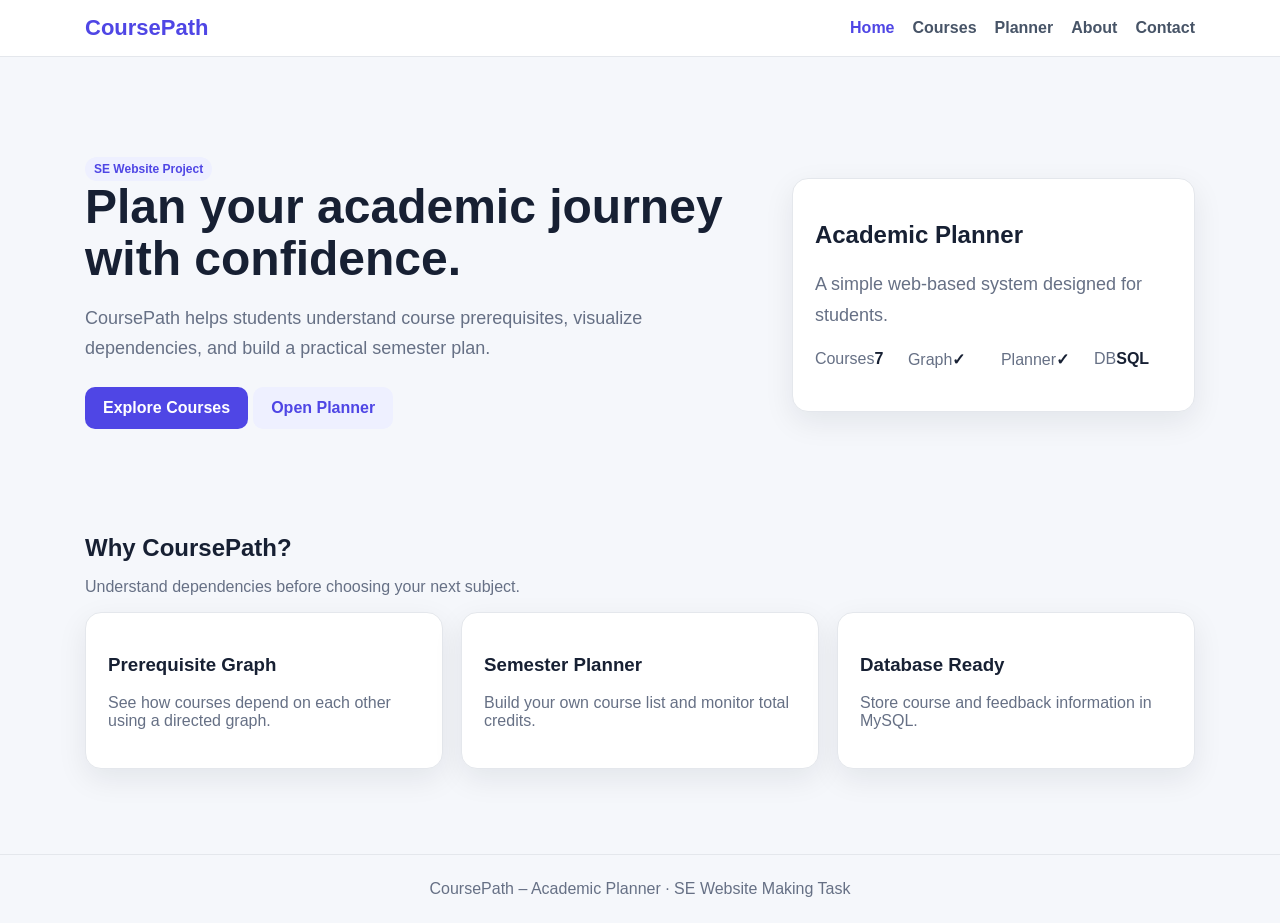
<file: index.html>
<!DOCTYPE html>
<html>

<head>
    <meta charset="UTF-8">
    <meta name="viewport" content="width=device-width,initial-scale=1">
    <title>CoursePath – Academic Planner</title>
    <link rel="stylesheet" href="style.css">
</head>

<body>
    <nav class="nav">
        <div class="nav-inner"><a class="logo" href="index.html">CoursePath</a>
            <div class="links"><a class="active" href="index.html">Home</a><a href="courses.html">Courses</a><a
                    href="planner.html">Planner</a><a href="about.html">About</a><a href="contact.html">Contact</a>
            </div>
        </div>
    </nav>
    <main class="container">
        <section class="hero">
            <div><span class="tag">SE Website Project</span>
                <h1>Plan your academic journey with confidence.</h1>
                <p>CoursePath helps students understand course prerequisites, visualize dependencies, and build a
                    practical semester plan.</p><a class="btn" href="courses.html">Explore Courses</a><a
                    class="btn secondary" href="planner.html">Open Planner</a>
            </div>
            <div class="card">
                <h2>Academic Planner</h2>
                <p class="muted">A simple web-based system designed for students.</p>
                <div class="stats">
                    <div><span class="muted">Courses</span><strong>7</strong></div>
                    <div><span class="muted">Graph</span><strong>✓</strong></div>
                    <div><span class="muted">Planner</span><strong>✓</strong></div>
                    <div><span class="muted">DB</span><strong>SQL</strong></div>
                </div>
            </div>
        </section>
        <section class="section-title">
            <h2>Why CoursePath?</h2>
            <p class="muted">Understand dependencies before choosing your next subject.</p>
        </section>
        <div class="grid">
            <div class="card">
                <h3>Prerequisite Graph</h3>
                <p class="muted">See how courses depend on each other using a directed graph.</p>
            </div>
            <div class="card">
                <h3>Semester Planner</h3>
                <p class="muted">Build your own course list and monitor total credits.</p>
            </div>
            <div class="card">
                <h3>Database Ready</h3>
                <p class="muted">Store course and feedback information in MySQL.</p>
            </div>
        </div>
    </main>
    <footer class="footer">CoursePath – Academic Planner · SE Website Making Task</footer>
    <script src="script.js"></script>
</body>

</html>
</file>
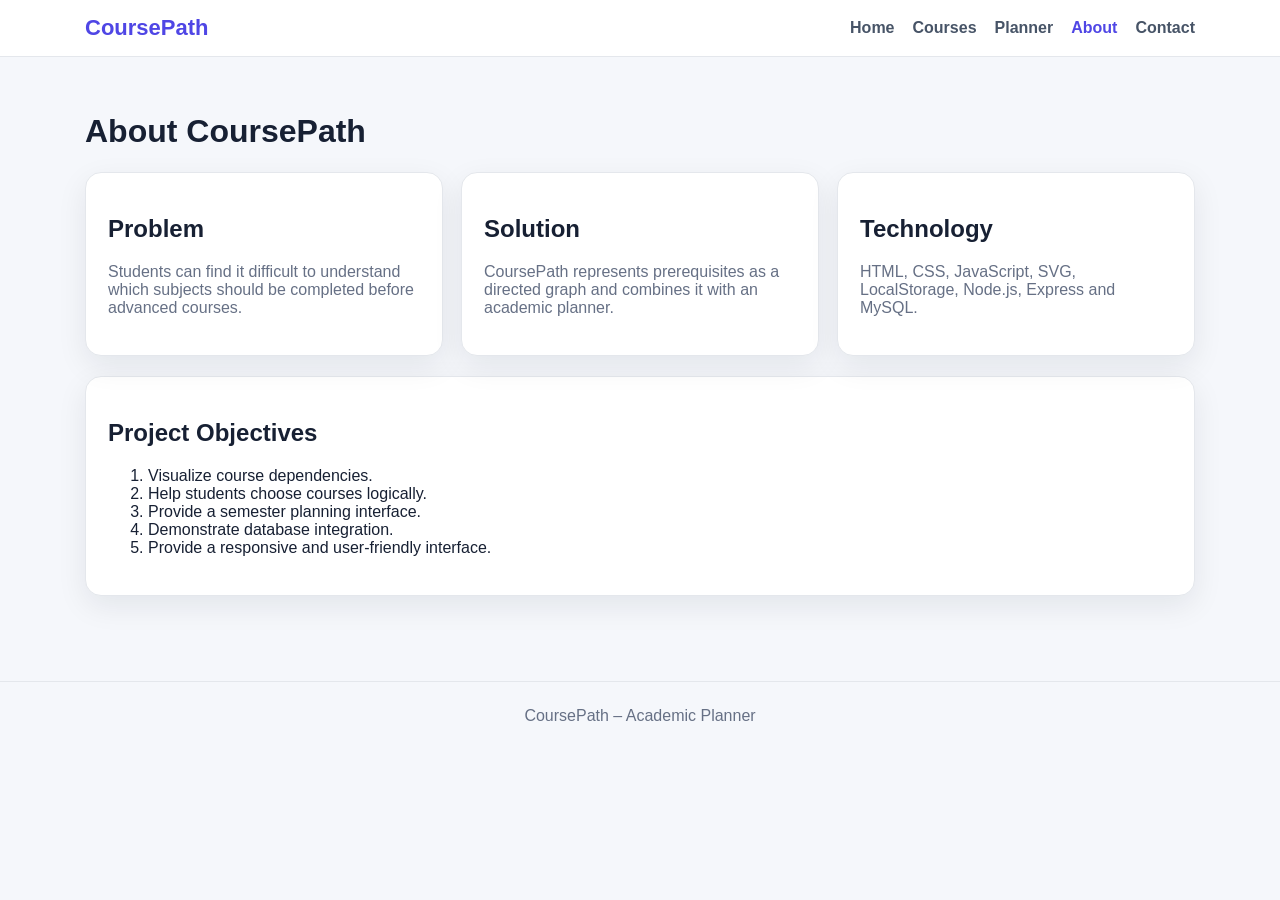
<file: about.html>
<!DOCTYPE html>
<html>

<head>
    <meta charset="UTF-8">
    <meta name="viewport" content="width=device-width,initial-scale=1">
    <title>About – CoursePath</title>
    <link rel="stylesheet" href="style.css">
</head>

<body>
    <nav class="nav">
        <div class="nav-inner"><a class="logo" href="index.html">CoursePath</a>
            <div class="links"><a href="index.html">Home</a><a href="courses.html">Courses</a><a
                    href="planner.html">Planner</a><a class="active" href="about.html">About</a><a
                    href="contact.html">Contact</a></div>
        </div>
    </nav>
    <main class="container">
        <h1>About CoursePath</h1>
        <div class="grid">
            <div class="card">
                <h2>Problem</h2>
                <p class="muted">Students can find it difficult to understand which subjects should be completed before
                    advanced courses.</p>
            </div>
            <div class="card">
                <h2>Solution</h2>
                <p class="muted">CoursePath represents prerequisites as a directed graph and combines it with an
                    academic planner.</p>
            </div>
            <div class="card">
                <h2>Technology</h2>
                <p class="muted">HTML, CSS, JavaScript, SVG, LocalStorage, Node.js, Express and MySQL.</p>
            </div>
        </div>
        <div class="card" style="margin-top:20px">
            <h2>Project Objectives</h2>
            <ol>
                <li>Visualize course dependencies.</li>
                <li>Help students choose courses logically.</li>
                <li>Provide a semester planning interface.</li>
                <li>Demonstrate database integration.</li>
                <li>Provide a responsive and user-friendly interface.</li>
            </ol>
        </div>
    </main>
    <footer class="footer">CoursePath – Academic Planner</footer>
    <script src="script.js"></script>
</body>

</html>
</file>
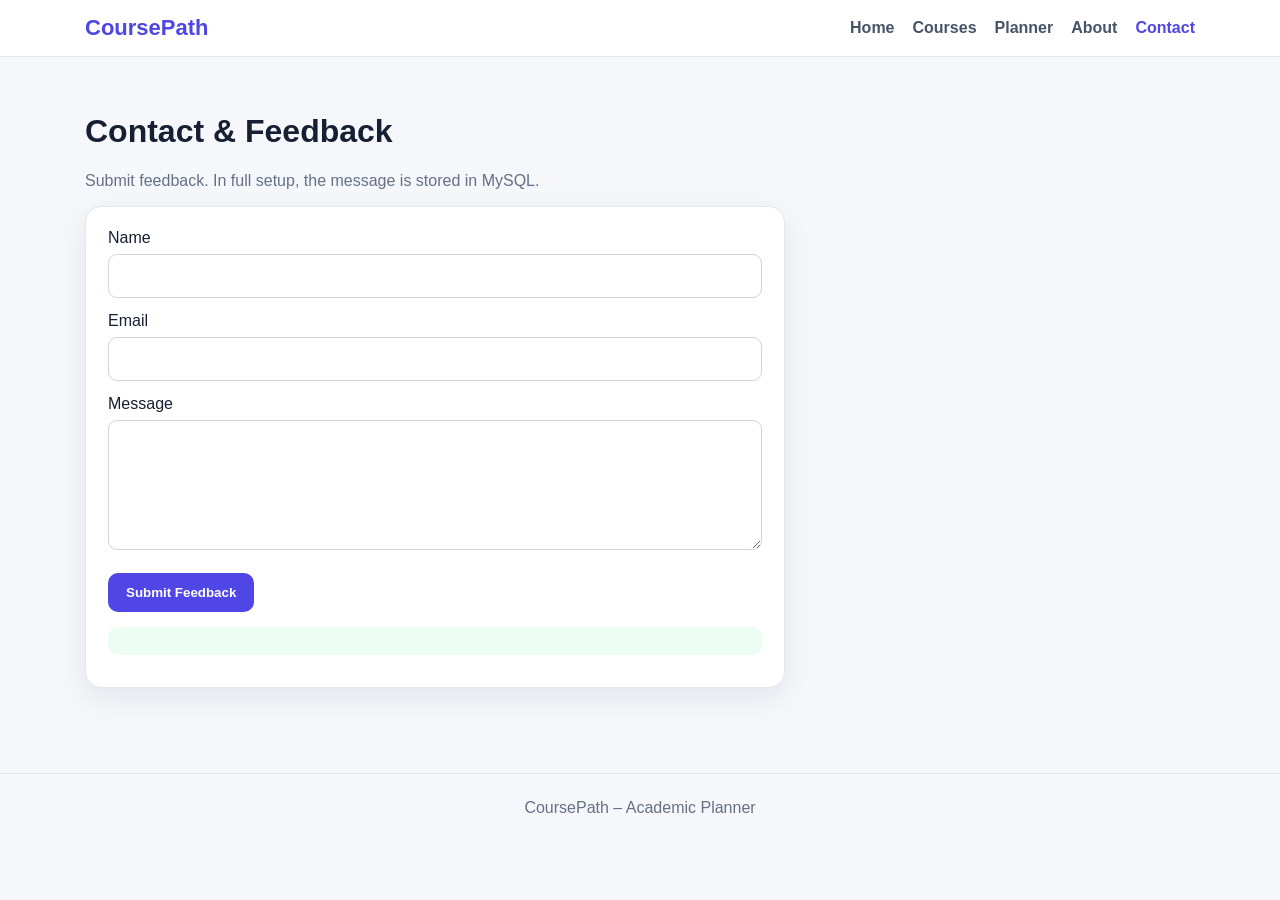
<file: contact.html>
<!DOCTYPE html>
<html>

<head>
    <meta charset="UTF-8">
    <meta name="viewport" content="width=device-width,initial-scale=1">
    <title>Contact – CoursePath</title>
    <link rel="stylesheet" href="style.css">
</head>

<body>
    <nav class="nav">
        <div class="nav-inner"><a class="logo" href="index.html">CoursePath</a>
            <div class="links"><a href="index.html">Home</a><a href="courses.html">Courses</a><a
                    href="planner.html">Planner</a><a href="about.html">About</a><a class="active"
                    href="contact.html">Contact</a></div>
        </div>
    </nav>
    <main class="container">
        <h1>Contact & Feedback</h1>
        <p class="muted">Submit feedback. In full setup, the message is stored in MySQL.</p>
        <div class="card" style="max-width:700px">
            <form id="feedbackForm"><label>Name</label><input id="name" required><label>Email</label><input id="email"
                    type="email" required><label>Message</label><textarea id="message" required></textarea><button
                    class="btn" type="submit">Submit Feedback</button></form>
            <div id="feedbackMsg" class="notice"></div>
        </div>
    </main>
    <footer class="footer">CoursePath – Academic Planner</footer>
    <script src="script.js"></script>
</body>

</html>
</file>
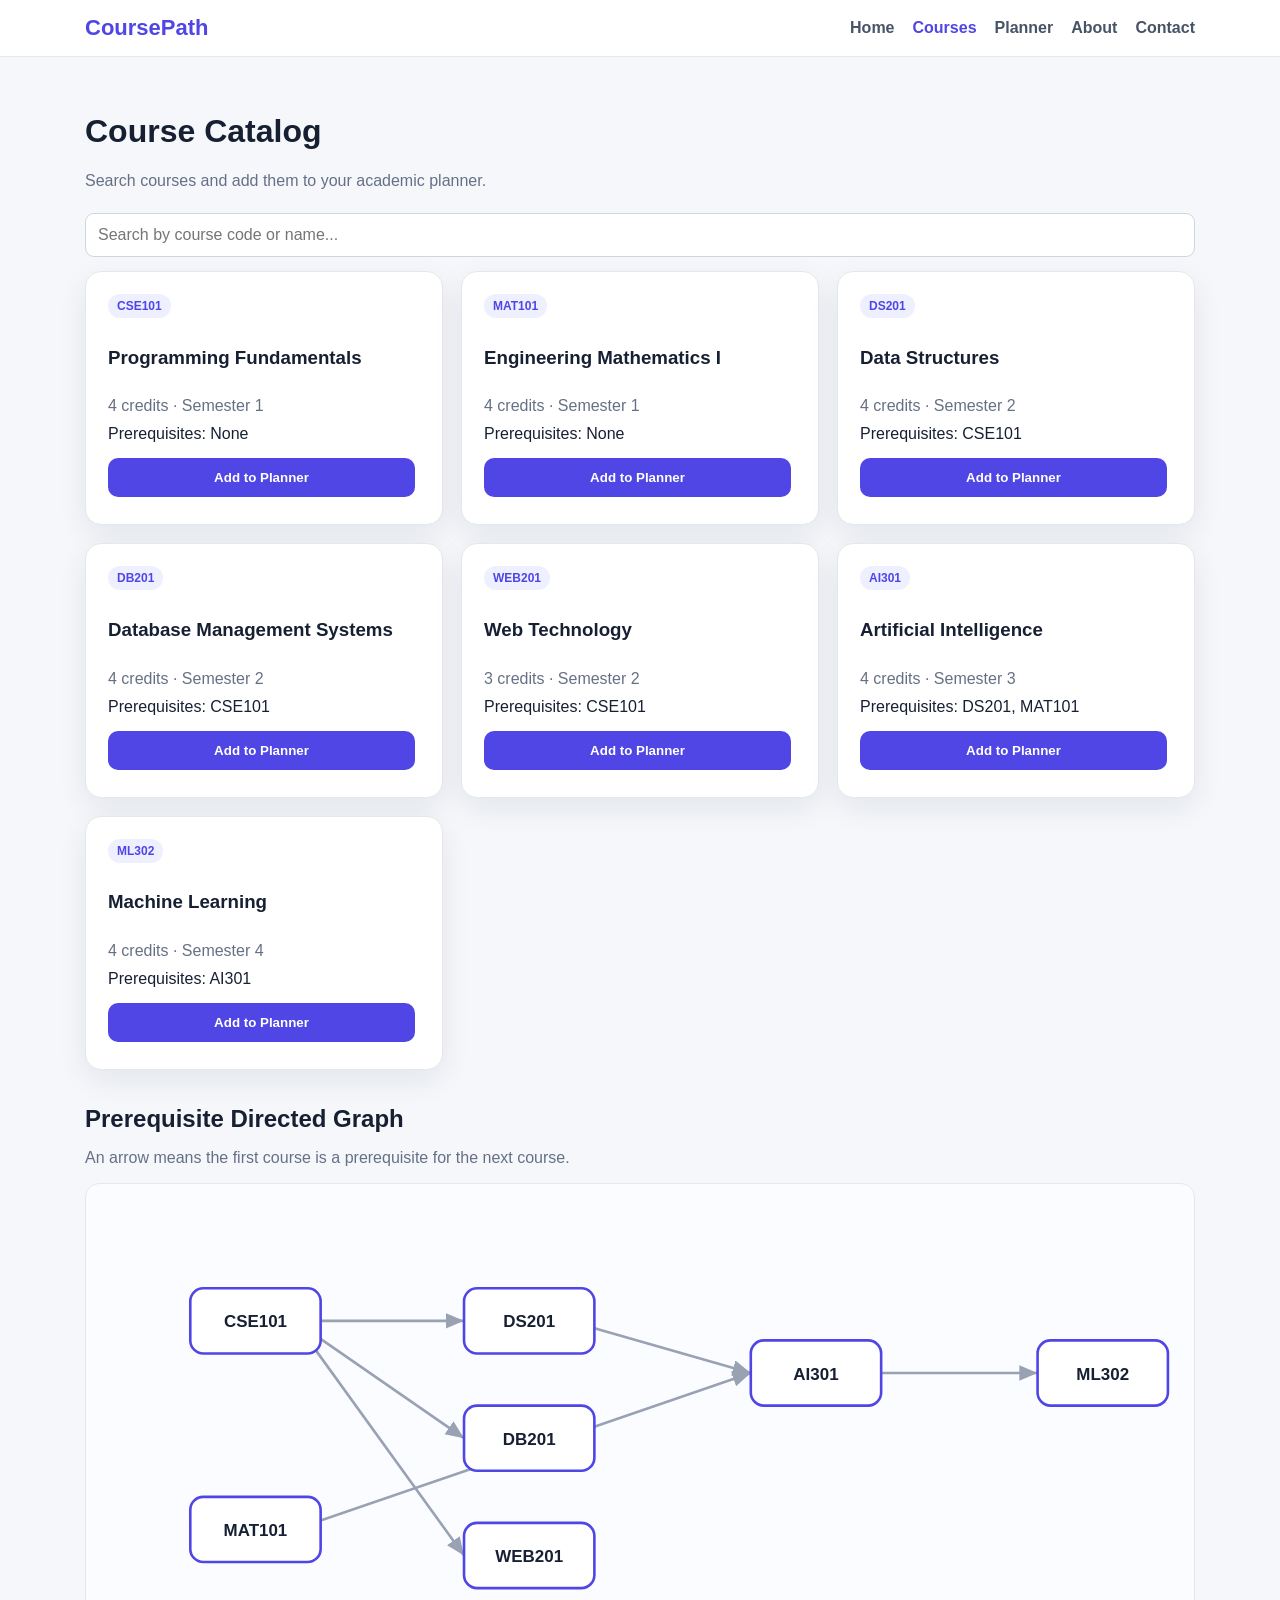
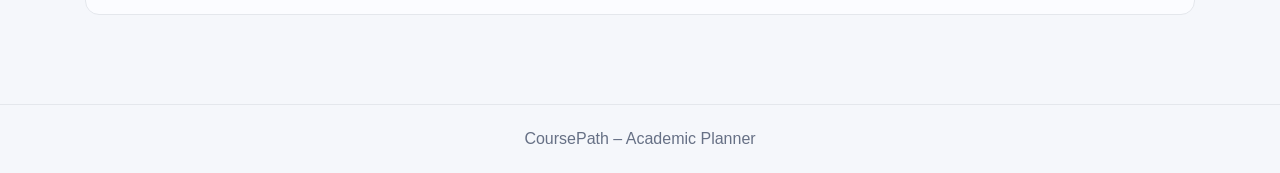
<file: courses.html>
<!DOCTYPE html>
<html>

<head>
    <meta charset="UTF-8">
    <meta name="viewport" content="width=device-width,initial-scale=1">
    <title>Courses – CoursePath</title>
    <link rel="stylesheet" href="style.css">
</head>

<body>
    <nav class="nav">
        <div class="nav-inner"><a class="logo" href="index.html">CoursePath</a>
            <div class="links"><a href="index.html">Home</a><a class="active" href="courses.html">Courses</a><a
                    href="planner.html">Planner</a><a href="about.html">About</a><a href="contact.html">Contact</a>
            </div>
        </div>
    </nav>
    <main class="container">
        <h1>Course Catalog</h1>
        <p class="muted">Search courses and add them to your academic planner.</p><input id="search"
            placeholder="Search by course code or name...">
        <div id="courseList" class="grid"></div>
        <section class="section-title">
            <h2>Prerequisite Directed Graph</h2>
            <p class="muted">An arrow means the first course is a prerequisite for the next course.</p>
        </section><svg id="graph" class="graph" viewBox="0 0 850 330"></svg>
    </main>
    <footer class="footer">CoursePath – Academic Planner</footer>
    <script src="script.js"></script>
</body>

</html>
</file>
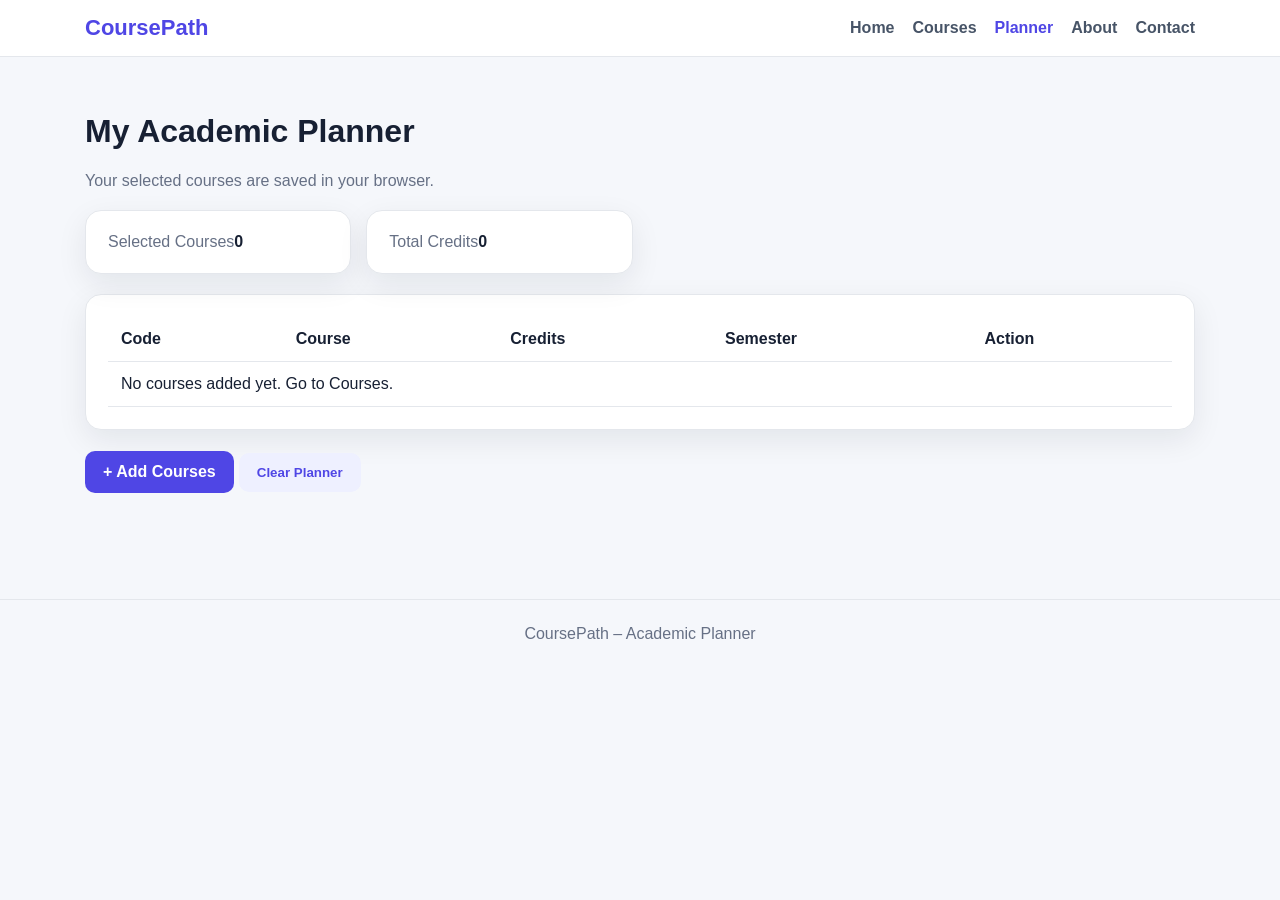
<file: planner.html>
<!DOCTYPE html>
<html>

<head>
    <meta charset="UTF-8">
    <meta name="viewport" content="width=device-width,initial-scale=1">
    <title>Planner – CoursePath</title>
    <link rel="stylesheet" href="style.css">
</head>

<body>
    <nav class="nav">
        <div class="nav-inner"><a class="logo" href="index.html">CoursePath</a>
            <div class="links"><a href="index.html">Home</a><a href="courses.html">Courses</a><a class="active"
                    href="planner.html">Planner</a><a href="about.html">About</a><a href="contact.html">Contact</a>
            </div>
        </div>
    </nav>
    <main class="container">
        <h1>My Academic Planner</h1>
        <p class="muted">Your selected courses are saved in your browser.</p>
        <div class="stats">
            <div class="card"><span class="muted">Selected Courses</span><strong id="totalCourses">0</strong></div>
            <div class="card"><span class="muted">Total Credits</span><strong id="totalCredits">0</strong></div>
        </div>
        <div class="card table-wrap">
            <table>
                <thead>
                    <tr>
                        <th>Code</th>
                        <th>Course</th>
                        <th>Credits</th>
                        <th>Semester</th>
                        <th>Action</th>
                    </tr>
                </thead>
                <tbody id="plannerList"></tbody>
            </table>
        </div>
        <p><a class="btn" href="courses.html">+ Add Courses</a><button class="btn secondary"
                onclick="localStorage.removeItem('coursepath_plan');renderPlanner()">Clear Planner</button></p>
    </main>
    <footer class="footer">CoursePath – Academic Planner</footer>
    <script src="script.js"></script>
</body>

</html>
</file>
<file: style.css>
:root {
  --bg: #f5f7fb;
  --card: #fff;
  --text: #172033;
  --muted: #667085;
  --primary: #4f46e5;
  --primary2: #7c3aed;
  --border: #e4e7ec;
  --success: #079455;
  --shadow: 0 10px 30px rgba(16, 24, 40, 0.08);
}
* {
  box-sizing: border-box;
}
body {
  margin: 0;
  font-family:
    Inter,
    Segoe UI,
    Arial,
    sans-serif;
  background: var(--bg);
  color: var(--text);
}
a {
  text-decoration: none;
  color: inherit;
}
.nav {
  position: sticky;
  top: 0;
  z-index: 10;
  background: #fff;
  border-bottom: 1px solid var(--border);
}
.nav-inner {
  max-width: 1150px;
  margin: auto;
  padding: 15px 20px;
  display: flex;
  align-items: center;
  justify-content: space-between;
  gap: 20px;
}
.logo {
  font-size: 22px;
  font-weight: 800;
  color: var(--primary);
}
.links {
  display: flex;
  gap: 18px;
  flex-wrap: wrap;
}
.links a {
  color: #475467;
  font-weight: 600;
}
.links a:hover,
.links a.active {
  color: var(--primary);
}
.container {
  max-width: 1150px;
  margin: auto;
  padding: 35px 20px;
}
.hero {
  padding: 65px 0;
  display: grid;
  grid-template-columns: 1.25fr 0.75fr;
  gap: 35px;
  align-items: center;
}
.hero h1 {
  font-size: 48px;
  line-height: 1.08;
  margin: 0 0 18px;
}
.hero p {
  font-size: 18px;
  color: var(--muted);
  line-height: 1.7;
}
.btn {
  display: inline-block;
  border: 0;
  border-radius: 10px;
  padding: 12px 18px;
  background: var(--primary);
  color: white;
  font-weight: 700;
  cursor: pointer;
  margin: 5px 5px 5px 0;
}
.btn.secondary {
  background: #eef0ff;
  color: var(--primary);
}
.card {
  background: var(--card);
  border: 1px solid var(--border);
  border-radius: 16px;
  padding: 22px;
  box-shadow: var(--shadow);
}
.stats {
  display: grid;
  grid-template-columns: repeat(4, 1fr);
  gap: 15px;
  margin: 20px 0;
}
.stat strong {
  display: block;
  font-size: 30px;
  margin-top: 5px;
}
.muted {
  color: var(--muted);
}
.grid {
  display: grid;
  grid-template-columns: repeat(3, 1fr);
  gap: 18px;
}
.section-title {
  margin: 35px 0 15px;
}
.section-title h2 {
  margin-bottom: 5px;
}
.course {
  display: flex;
  flex-direction: column;
  gap: 10px;
}
.tag {
  display: inline-block;
  width: max-content;
  background: #eef0ff;
  color: var(--primary);
  padding: 5px 9px;
  border-radius: 20px;
  font-size: 12px;
  font-weight: 700;
}
input,
textarea,
select {
  width: 100%;
  padding: 12px;
  border: 1px solid #d0d5dd;
  border-radius: 9px;
  margin: 7px 0 14px;
  font: inherit;
}
textarea {
  min-height: 130px;
  resize: vertical;
}
table {
  width: 100%;
  border-collapse: collapse;
  background: #fff;
}
.table-wrap {
  overflow: auto;
}
th,
td {
  padding: 13px;
  border-bottom: 1px solid var(--border);
  text-align: left;
}
.graph {
  width: 100%;
  min-height: 340px;
  background: #fbfcff;
  border: 1px solid var(--border);
  border-radius: 14px;
}
.node {
  fill: #fff;
  stroke: #4f46e5;
  stroke-width: 2;
}
.node-text {
  font-size: 13px;
  font-weight: 700;
  fill: #172033;
}
.edge {
  stroke: #98a2b3;
  stroke-width: 2;
  marker-end: url(#arrow);
}
.notice {
  padding: 14px;
  border-radius: 10px;
  background: #ecfdf3;
  color: #067647;
  margin: 10px 0;
}
.footer {
  margin-top: 50px;
  padding: 25px 20px;
  text-align: center;
  color: var(--muted);
  border-top: 1px solid var(--border);
}
.check {
  display: flex;
  align-items: center;
  gap: 10px;
}
.check input {
  width: auto;
  margin: 0;
}
@media (max-width: 800px) {
  .hero {
    grid-template-columns: 1fr;
  }
  .hero h1 {
    font-size: 38px;
  }
  .grid {
    grid-template-columns: 1fr 1fr;
  }
  .stats {
    grid-template-columns: 1fr 1fr;
  }
  .links {
    gap: 10px;
  }
}
@media (max-width: 520px) {
  .grid {
    grid-template-columns: 1fr;
  }
  .nav-inner {
    align-items: flex-start;
    flex-direction: column;
  }
}
</file>
